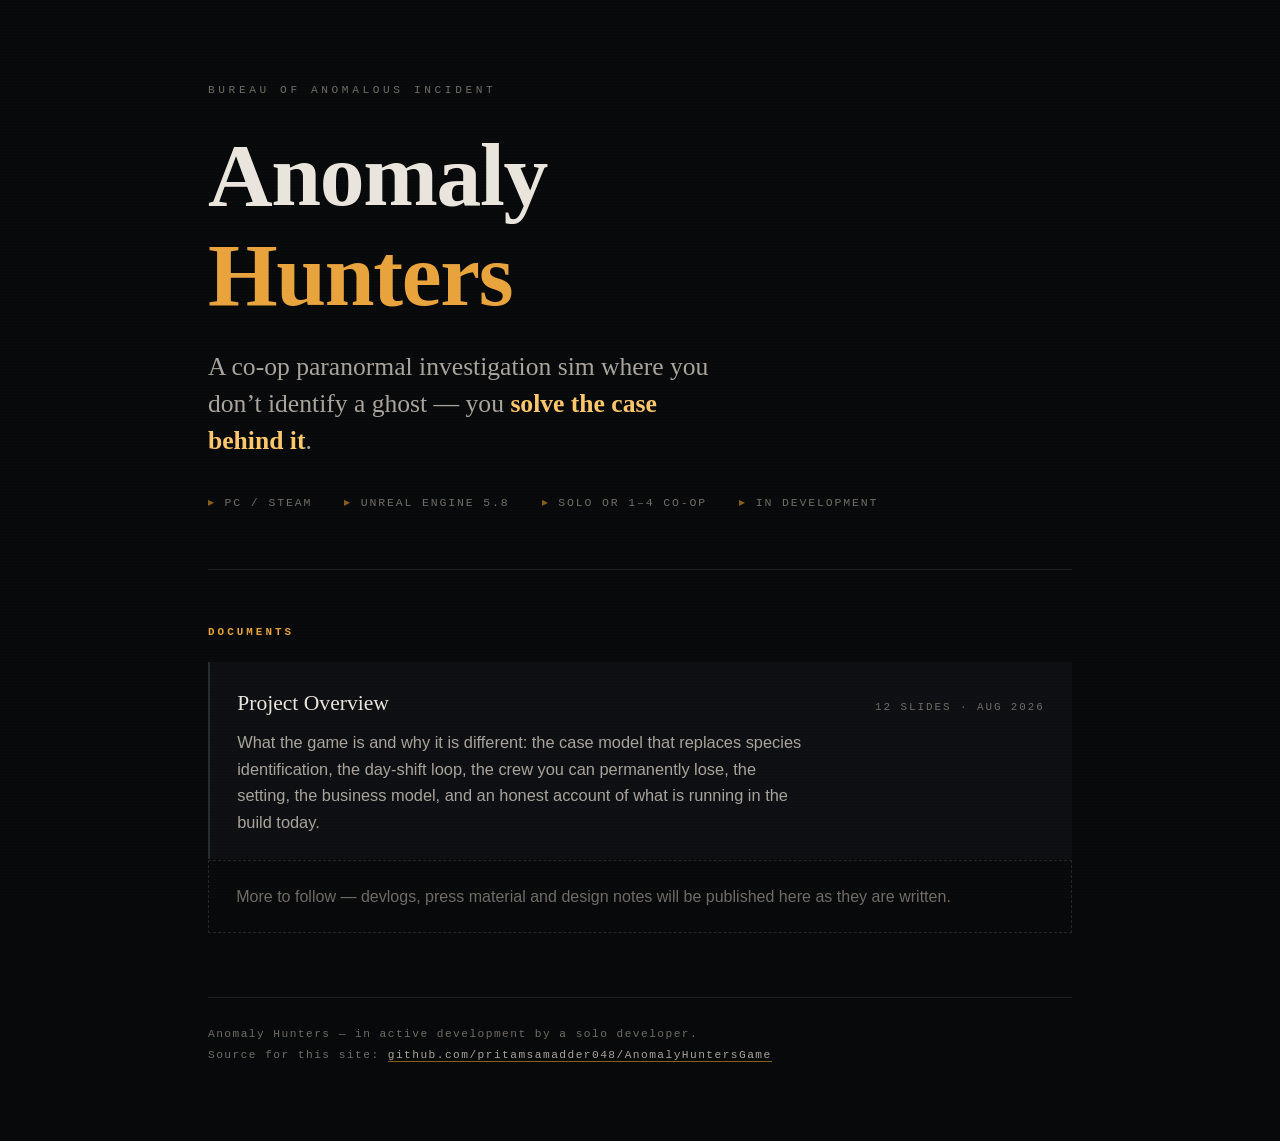
<file: index.html>
<!DOCTYPE html>
<html lang="en">
<head>
<meta charset="utf-8">
<meta name="viewport" content="width=device-width, initial-scale=1">
<title>Anomaly Hunters</title>
<meta name="description" content="Anomaly Hunters — a co-op paranormal investigation sim where you don't identify a ghost, you solve the case behind it. In development for PC.">
<meta property="og:title" content="Anomaly Hunters">
<meta property="og:description" content="A co-op paranormal investigation sim where you don't identify a ghost — you solve the case behind it.">
<meta property="og:type" content="website">
<link rel="stylesheet" href="assets/site.css">
</head>
<body>

<main class="wrap">

  <p class="kicker">Bureau of Anomalous Incident</p>

  <h1 class="title">Anomaly<span>Hunters</span></h1>

  <p class="lede">
    A co-op paranormal investigation sim where you don&rsquo;t identify a ghost &mdash;
    you <b>solve the case behind it</b>.
  </p>

  <div class="meta">
    <span>PC / Steam</span>
    <span>Unreal Engine 5.8</span>
    <span>Solo or 1&ndash;4 co-op</span>
    <span>In development</span>
  </div>

  <h2 class="section-label">Documents</h2>

  <ul class="docs">
    <li>
      <a class="doc" href="pitch/">
        <span class="doc__row">
          <span class="doc__title">Project Overview</span>
          <span class="doc__meta">12 slides &middot; Aug 2026</span>
        </span>
        <p class="doc__body">
          What the game is and why it is different: the case model that replaces species
          identification, the day-shift loop, the crew you can permanently lose, the setting, the
          business model, and an honest account of what is running in the build today.
        </p>
      </a>
    </li>
  </ul>

  <p class="pending">
    More to follow &mdash; devlogs, press material and design notes will be published here as they are
    written.
  </p>

  <p class="foot">
    Anomaly Hunters &mdash; in active development by a solo developer.<br>
    Source for this site: <a href="https://github.com/pritamsamadder048/AnomalyHuntersGame">github.com/pritamsamadder048/AnomalyHuntersGame</a>
  </p>

</main>

</body>
</html>
</file>
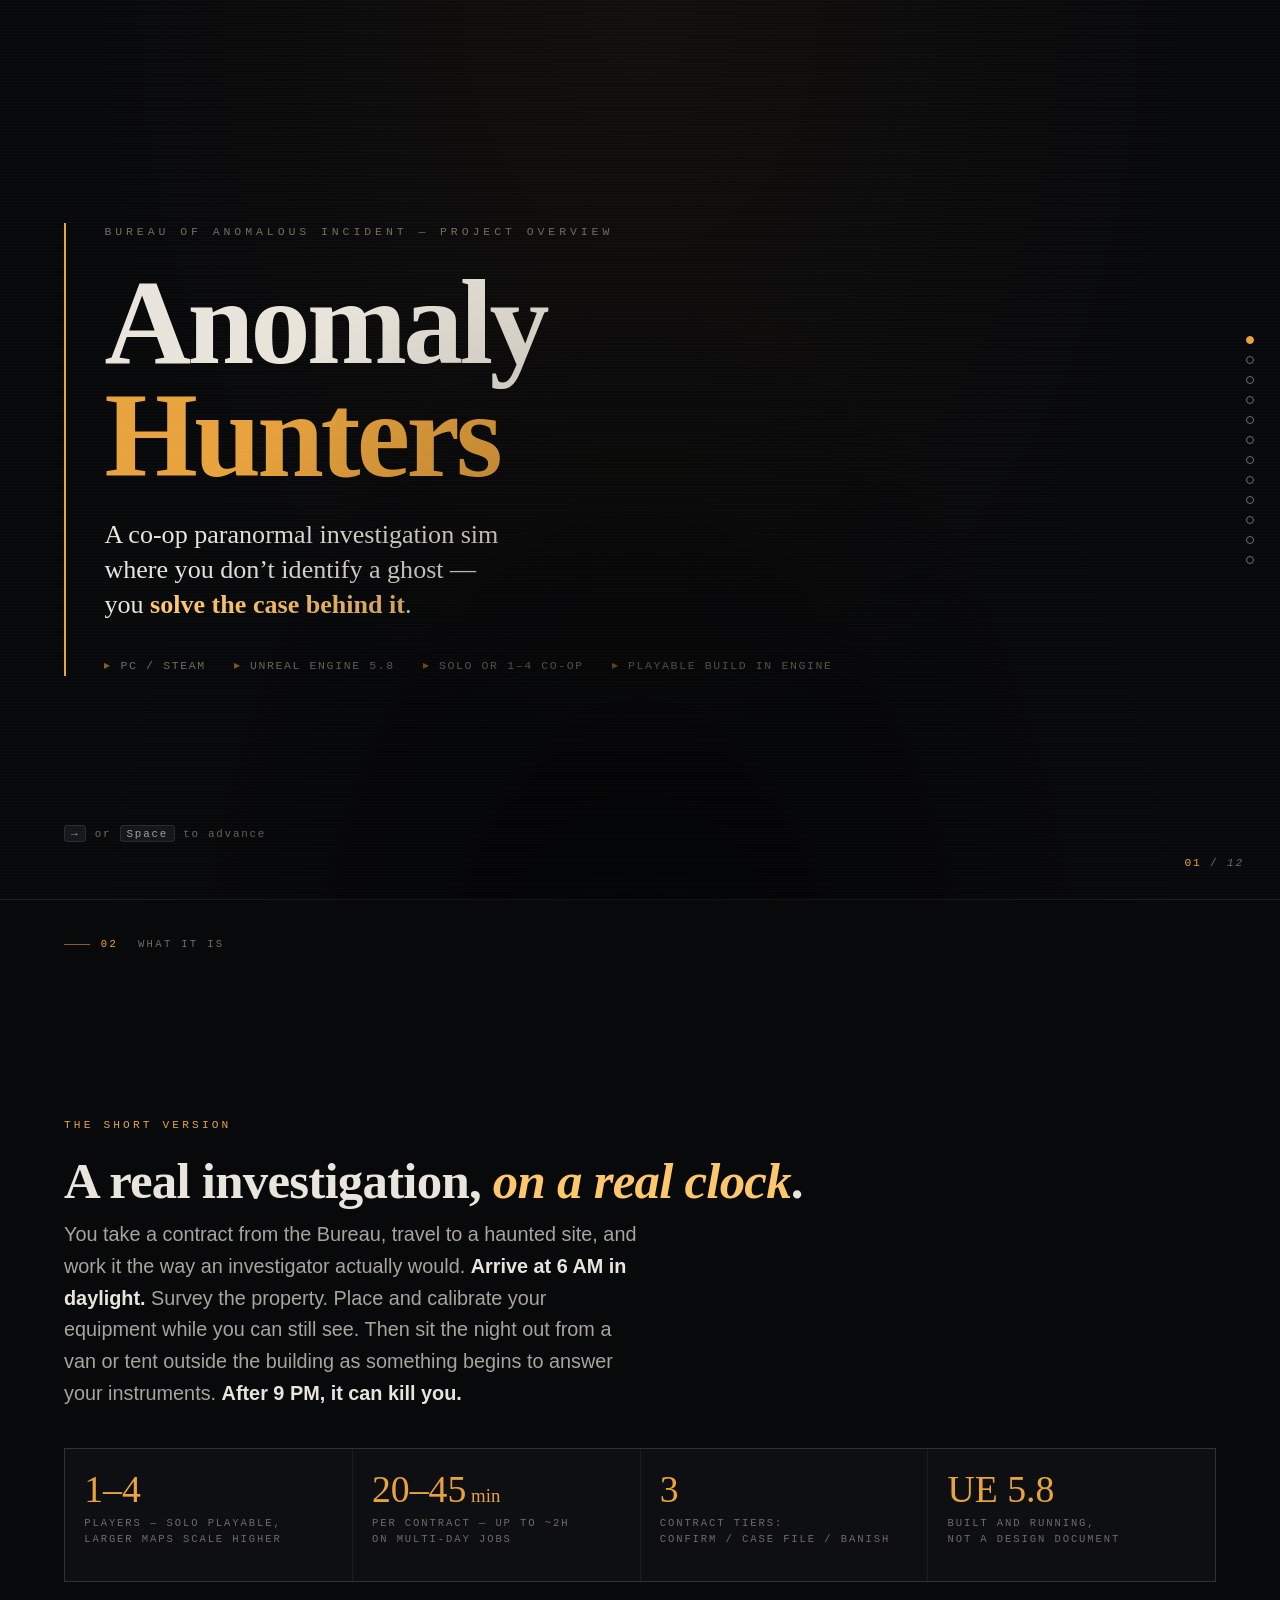
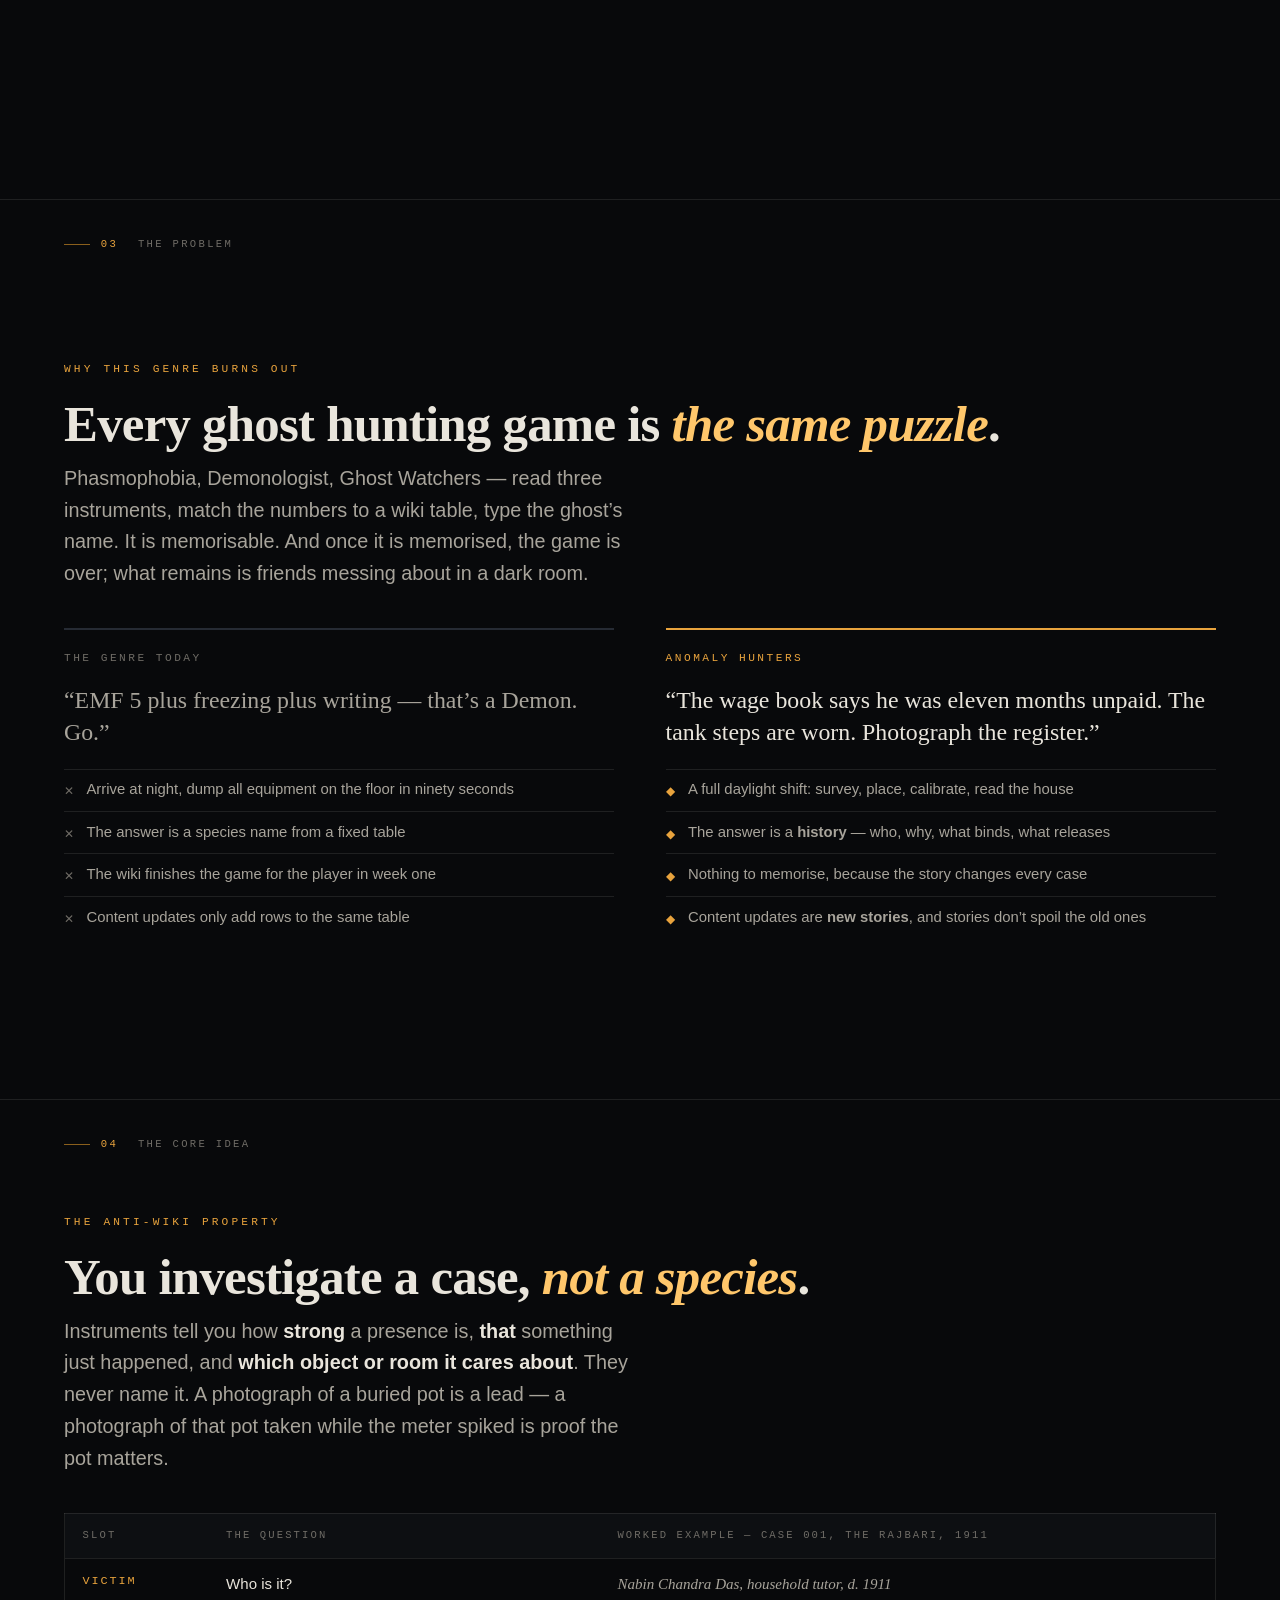
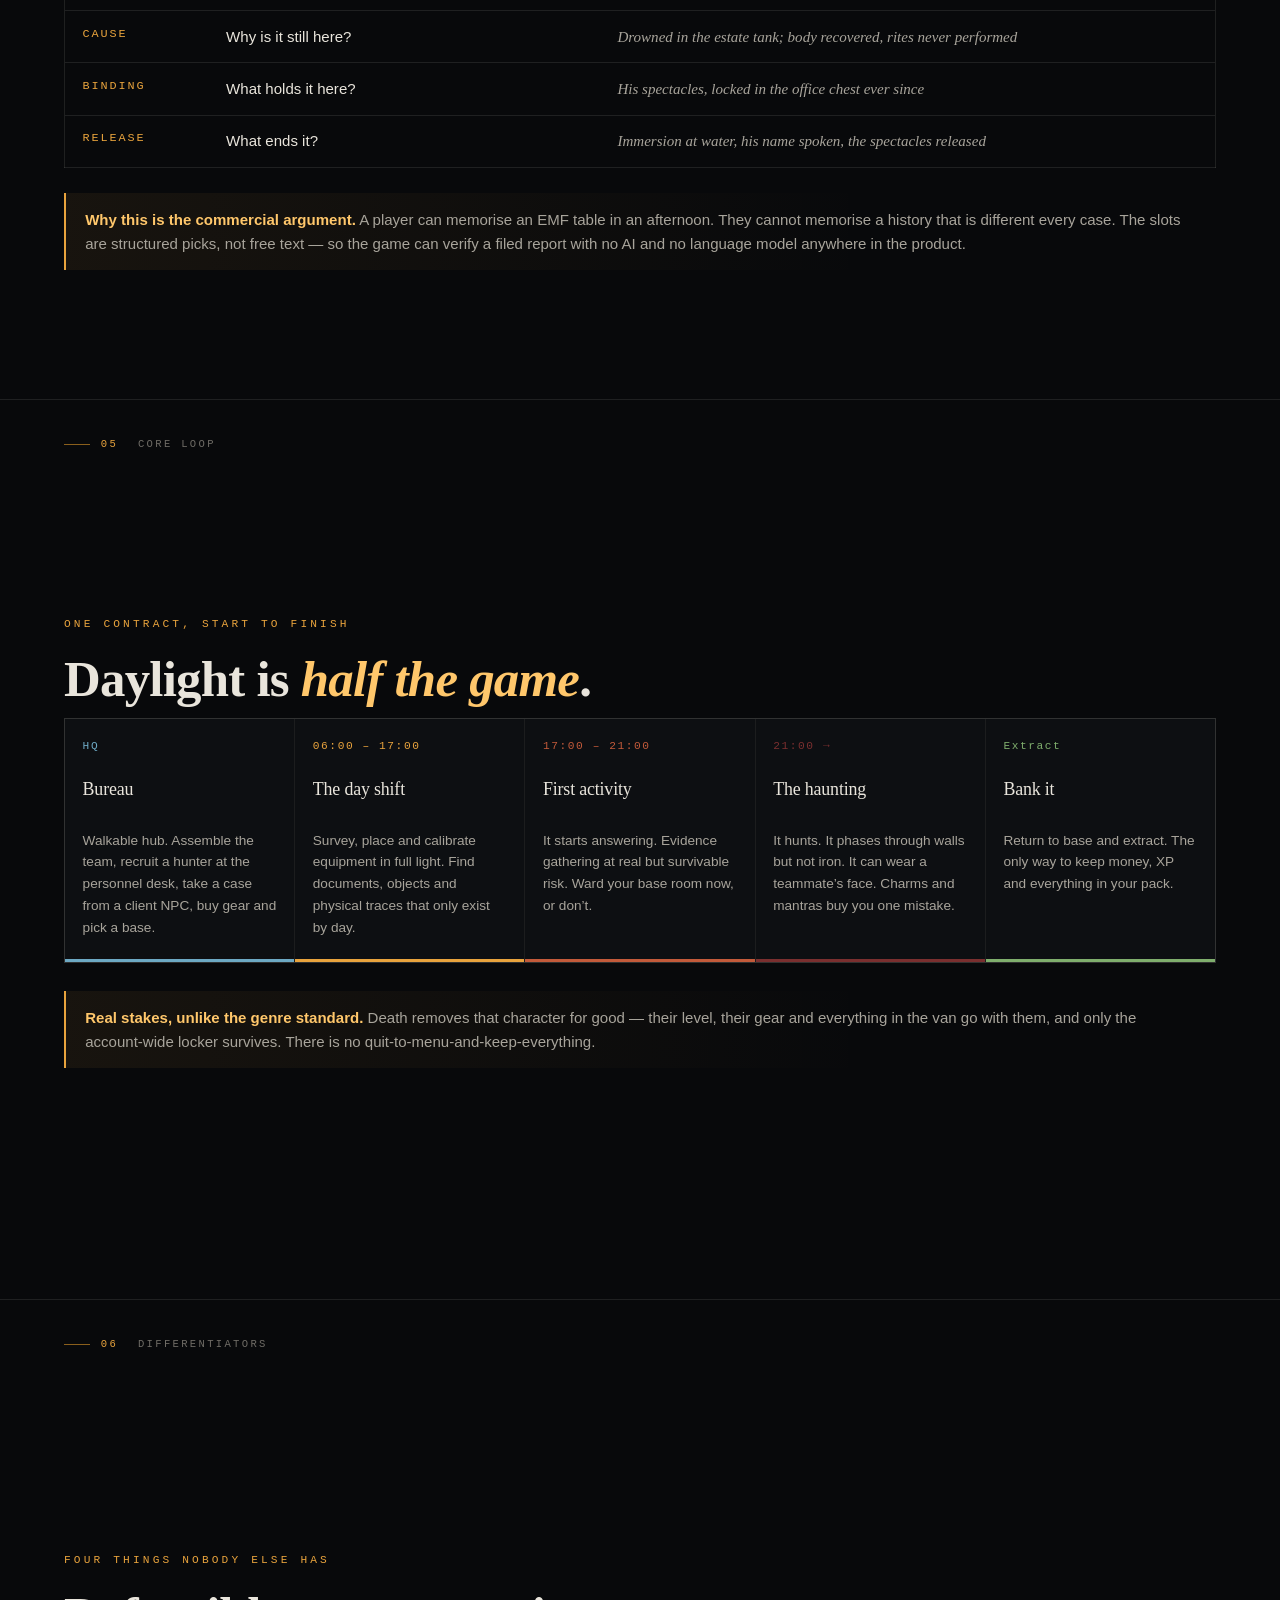
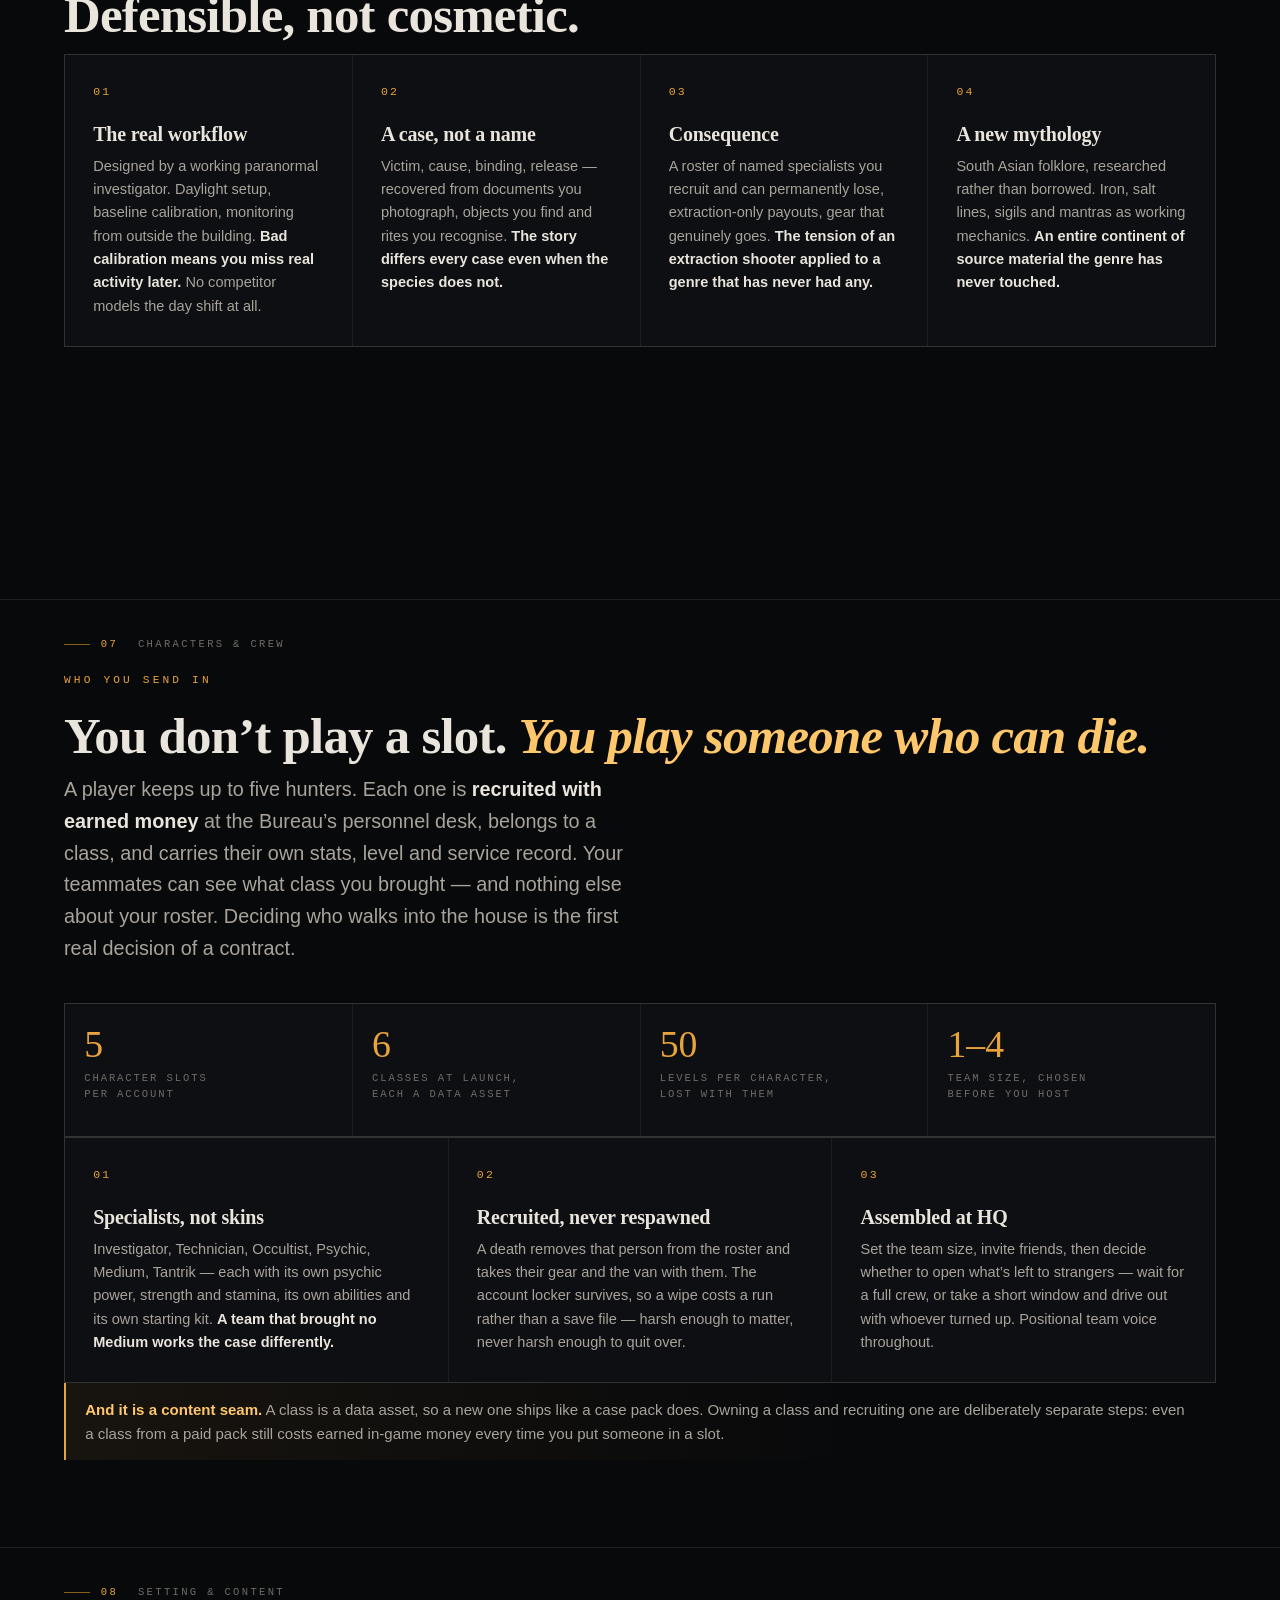
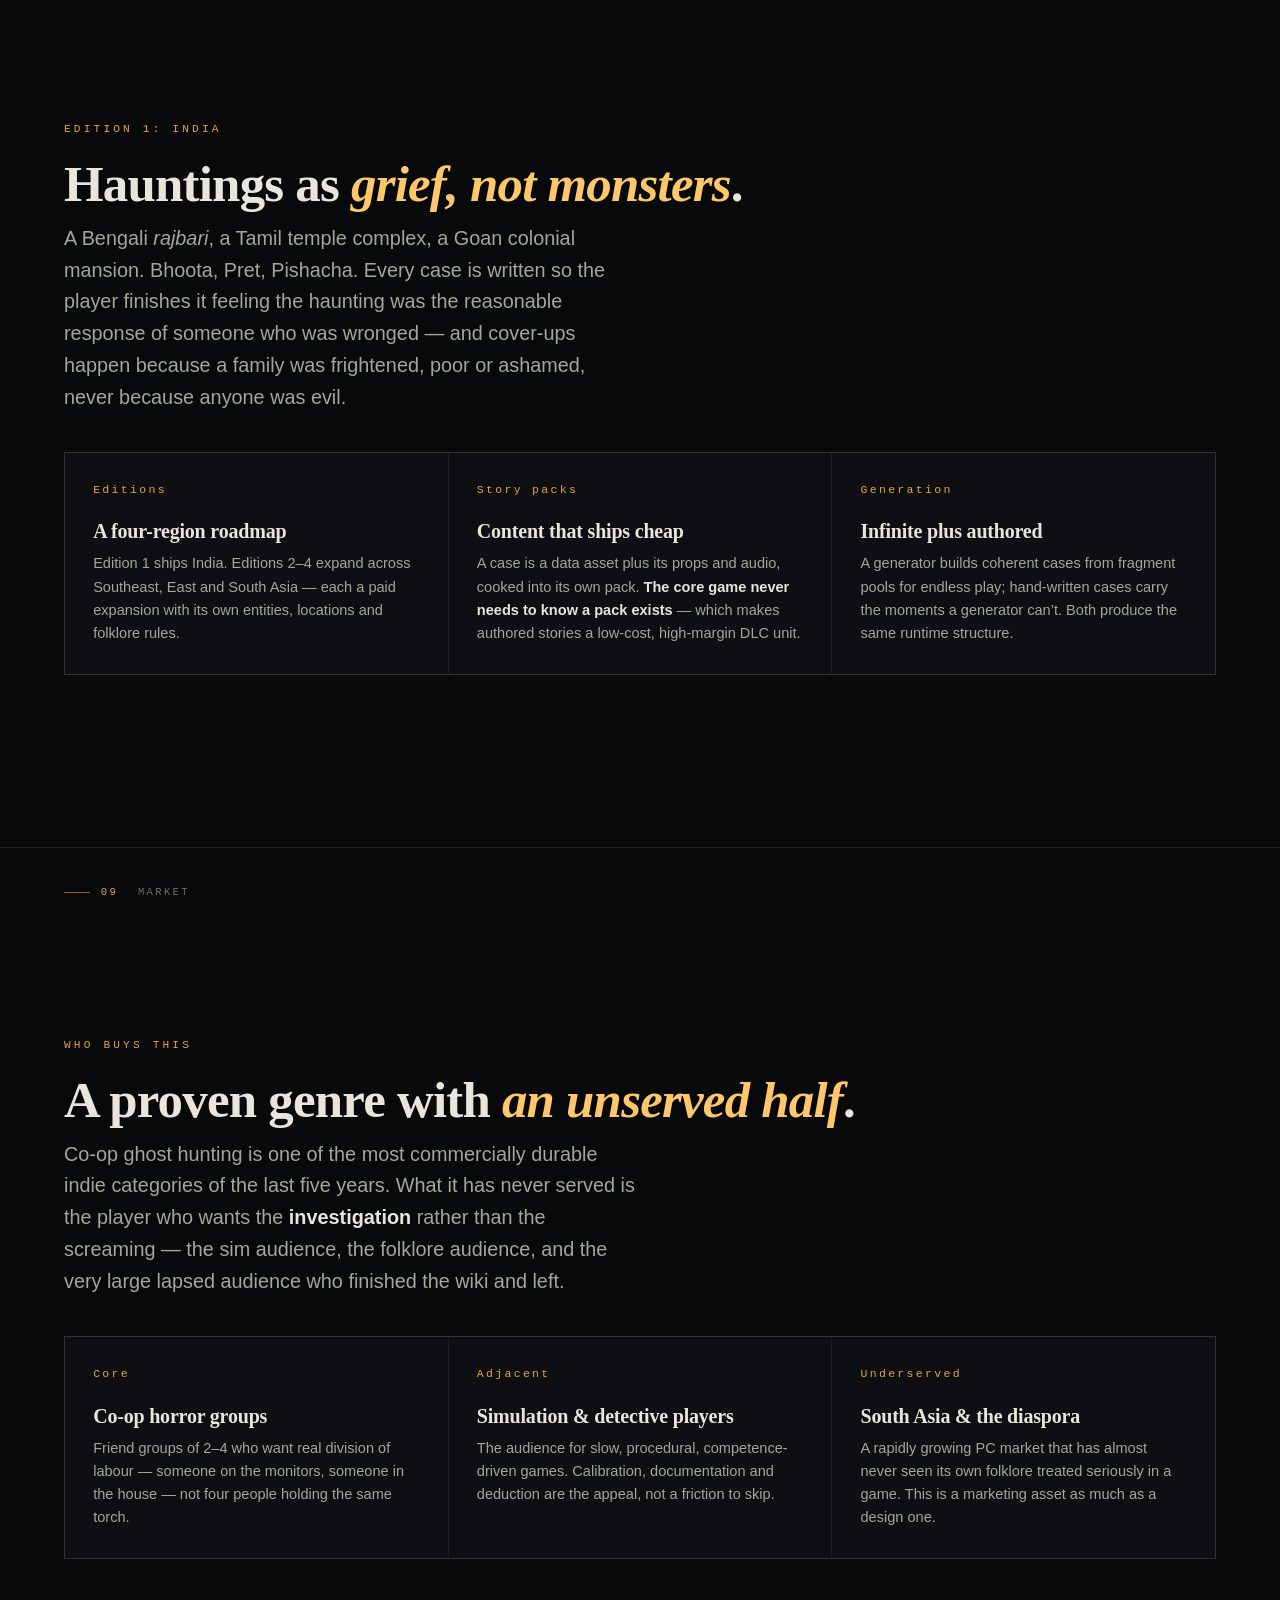
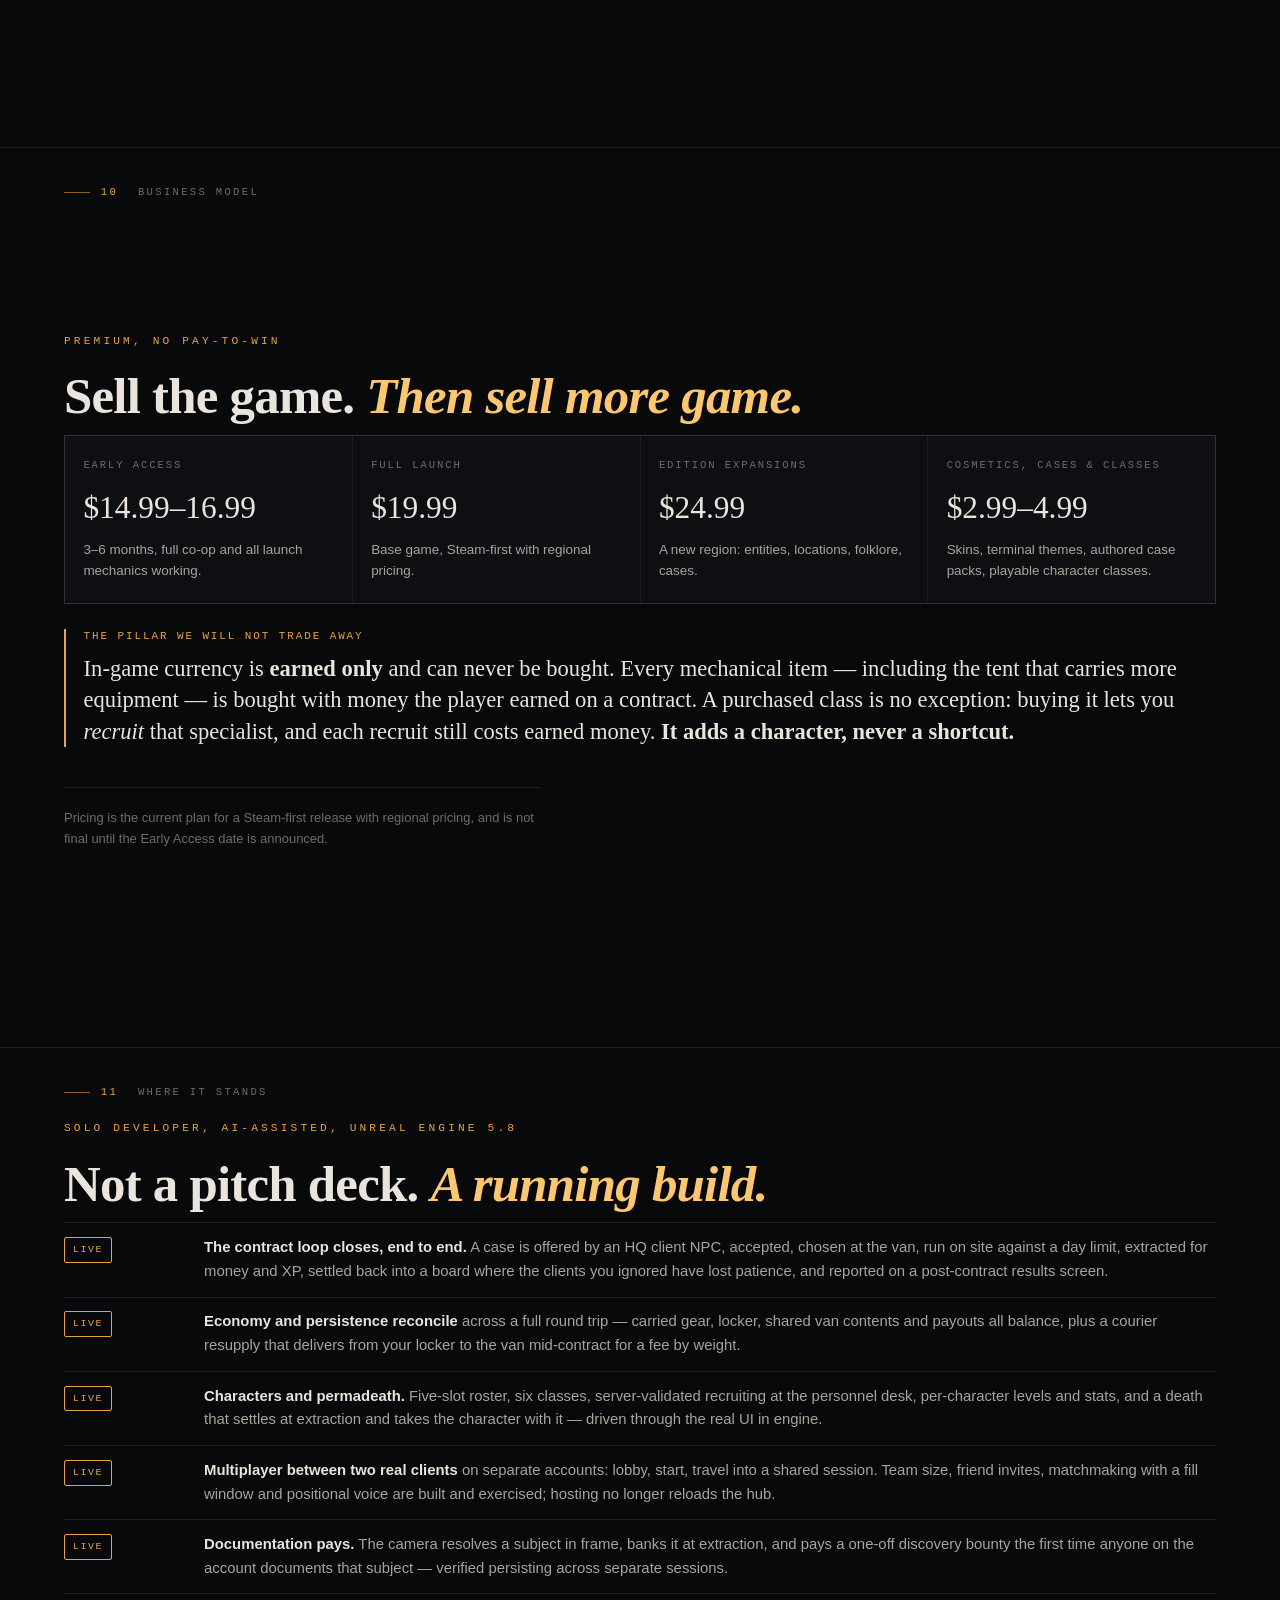
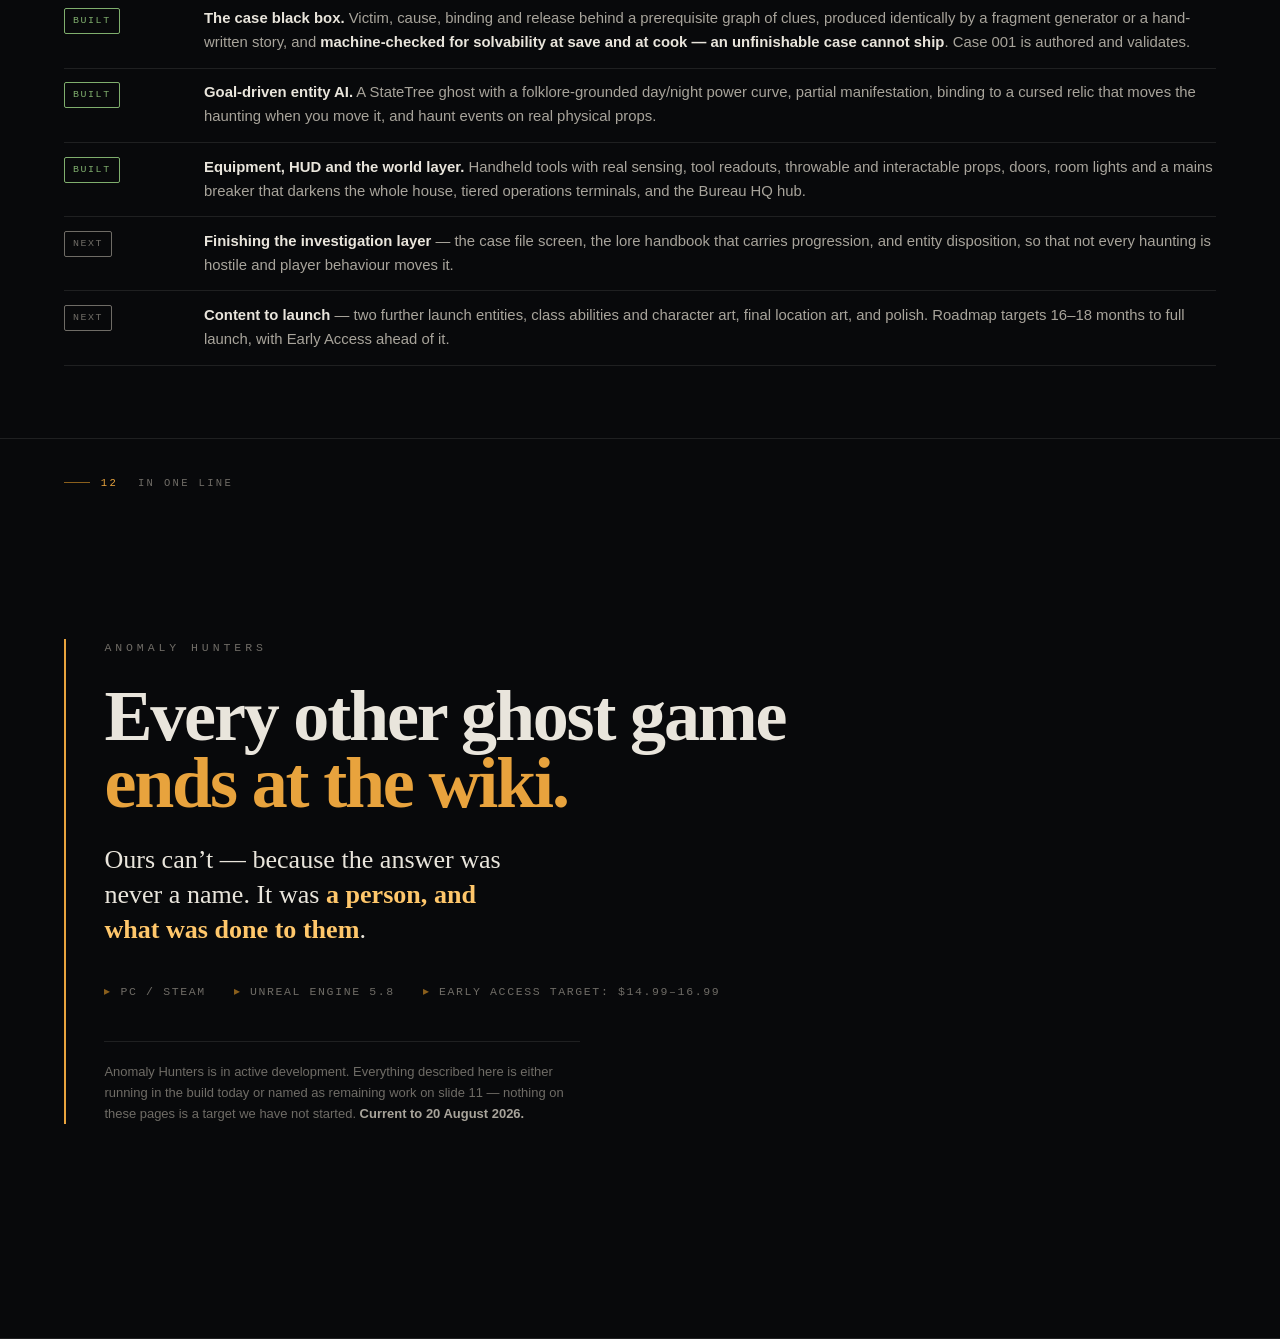
<file: pitch/index.html>
<!DOCTYPE html>
<html lang="en">
<head>
<meta charset="utf-8">
<meta name="viewport" content="width=device-width, initial-scale=1">
<title>Anomaly Hunters — Project Overview</title>
<meta name="description" content="Anomaly Hunters — a co-op paranormal investigation sim where you don't identify a ghost, you solve the case behind it.">
<link rel="stylesheet" href="../assets/styles.css">
</head>
<body>

<div class="progress" role="presentation"></div>

<nav class="rail" aria-label="Slide navigation">
  <a href="#cover"     aria-label="Cover"></a>
  <a href="#what"      aria-label="What it is"></a>
  <a href="#problem"   aria-label="The problem"></a>
  <a href="#case"      aria-label="The case"></a>
  <a href="#loop"      aria-label="The loop"></a>
  <a href="#edge"      aria-label="Differentiators"></a>
  <a href="#crew"      aria-label="Your crew"></a>
  <a href="#setting"   aria-label="Setting"></a>
  <a href="#market"    aria-label="Market"></a>
  <a href="#money"     aria-label="Business model"></a>
  <a href="#status"    aria-label="Build status"></a>
  <a href="#close"     aria-label="Close"></a>
</nav>

<div class="counter"><b>01</b> / <i>12</i></div>


<!-- ====================================================== 01 — COVER -->
<section class="slide" id="cover">
  <div class="slide__inner">
    <div class="cover__frame">
      <p class="cover__kicker">Bureau of Anomalous Incident &mdash; Project Overview</p>
      <h1 class="cover__title">Anomaly<span>Hunters</span></h1>
      <p class="cover__line">
        A co-op paranormal investigation sim where you don&rsquo;t identify a ghost &mdash;
        you <b>solve the case behind it</b>.
      </p>
      <div class="cover__meta">
        <span>PC / Steam</span>
        <span>Unreal Engine 5.8</span>
        <span>Solo or 1&ndash;4 Co-op</span>
        <span>Playable build in engine</span>
      </div>
    </div>
  </div>
  <p class="cover__hint"><kbd>&rarr;</kbd> or <kbd>Space</kbd> to advance</p>
</section>


<!-- ================================================== 02 — WHAT IT IS -->
<section class="slide" id="what">
  <p class="slide__tag"><b>02</b> &nbsp;What it is</p>
  <div class="slide__inner">
    <p class="eyebrow">The short version</p>
    <h2 class="slide__title">A real investigation, <em>on a real clock</em>.</h2>
    <p class="slide__lede">
      You take a contract from the Bureau, travel to a haunted site, and work it the way an
      investigator actually would. <b>Arrive at 6&nbsp;AM in daylight.</b> Survey the property. Place
      and calibrate your equipment while you can still see. Then sit the night out from a van or tent
      outside the building as something begins to answer your instruments.
      <b>After 9&nbsp;PM, it can kill you.</b>
    </p>

    <div class="stats">
      <div class="stat">
        <p class="stat__value">1&ndash;4</p>
        <p class="stat__label">Players &mdash; solo playable,<br>larger maps scale higher</p>
      </div>
      <div class="stat">
        <p class="stat__value">20&ndash;45<span style="font-size:0.5em"> min</span></p>
        <p class="stat__label">Per contract &mdash; up to ~2h<br>on multi-day jobs</p>
      </div>
      <div class="stat">
        <p class="stat__value">3</p>
        <p class="stat__label">Contract tiers:<br>confirm / case&nbsp;file / banish</p>
      </div>
      <div class="stat">
        <p class="stat__value">UE&nbsp;5.8</p>
        <p class="stat__label">Built and running,<br>not a design document</p>
      </div>
    </div>
  </div>
</section>


<!-- ================================================= 03 — THE PROBLEM -->
<section class="slide" id="problem">
  <p class="slide__tag"><b>03</b> &nbsp;The problem</p>
  <div class="slide__inner">
    <p class="eyebrow">Why this genre burns out</p>
    <h2 class="slide__title">Every ghost hunting game is <em>the same puzzle</em>.</h2>
    <p class="slide__lede">
      Phasmophobia, Demonologist, Ghost Watchers &mdash; read three instruments, match the numbers to a
      wiki table, type the ghost&rsquo;s name. It is memorisable. And once it is memorised, the game
      is over; what remains is friends messing about in a dark room.
    </p>

    <div class="versus">
      <div class="versus__col">
        <p class="versus__label">The genre today</p>
        <p class="versus__quote">&ldquo;EMF 5 plus freezing plus writing &mdash; that&rsquo;s a Demon. Go.&rdquo;</p>
        <ul>
          <li>Arrive at night, dump all equipment on the floor in ninety seconds</li>
          <li>The answer is a species name from a fixed table</li>
          <li>The wiki finishes the game for the player in week one</li>
          <li>Content updates only add rows to the same table</li>
        </ul>
      </div>
      <div class="versus__col versus__col--ours">
        <p class="versus__label">Anomaly Hunters</p>
        <p class="versus__quote">&ldquo;The wage book says he was eleven months unpaid. The tank steps are worn. Photograph the register.&rdquo;</p>
        <ul>
          <li>A full daylight shift: survey, place, calibrate, read the house</li>
          <li>The answer is a <b>history</b> &mdash; who, why, what binds, what releases</li>
          <li>Nothing to memorise, because the story changes every case</li>
          <li>Content updates are <b>new stories</b>, and stories don&rsquo;t spoil the old ones</li>
        </ul>
      </div>
    </div>
  </div>
</section>


<!-- =============================================== 04 — THE CASE MODEL -->
<section class="slide" id="case">
  <p class="slide__tag"><b>04</b> &nbsp;The core idea</p>
  <div class="slide__inner">
    <p class="eyebrow">The anti-wiki property</p>
    <h2 class="slide__title">You investigate a case, <em>not a species</em>.</h2>
    <p class="slide__lede">
      Instruments tell you how <b>strong</b> a presence is, <b>that</b> something just happened, and
      <b>which object or room it cares about</b>. They never name it. A photograph of a buried pot is a
      lead &mdash; a photograph of that pot taken while the meter spiked is proof the pot matters.
    </p>

    <table class="casefile">
      <thead>
        <tr><th>Slot</th><th>The question</th><th>Worked example &mdash; Case 001, the Rajbari, 1911</th></tr>
      </thead>
      <tbody>
        <tr><th>Victim</th>  <td>Who is it?</td>               <td>Nabin Chandra Das, household tutor, d.&nbsp;1911</td></tr>
        <tr><th>Cause</th>   <td>Why is it still here?</td>    <td>Drowned in the estate tank; body recovered, rites never performed</td></tr>
        <tr><th>Binding</th> <td>What holds it here?</td>      <td>His spectacles, locked in the office chest ever since</td></tr>
        <tr><th>Release</th> <td>What ends it?</td>            <td>Immersion at water, his name spoken, the spectacles released</td></tr>
      </tbody>
    </table>

    <p class="note-strip">
      <b>Why this is the commercial argument.</b> A player can memorise an EMF table in an afternoon.
      They cannot memorise a history that is different every case. The slots are structured picks, not
      free text &mdash; so the game can verify a filed report with no AI and no language model anywhere
      in the product.
    </p>
  </div>
</section>


<!-- ==================================================== 05 — THE LOOP -->
<section class="slide" id="loop">
  <p class="slide__tag"><b>05</b> &nbsp;Core loop</p>
  <div class="slide__inner">
    <p class="eyebrow">One contract, start to finish</p>
    <h2 class="slide__title">Daylight is <em>half the game</em>.</h2>

    <div class="timeline">
      <div class="phase phase--hub">
        <p class="phase__clock">HQ</p>
        <p class="phase__name">Bureau</p>
        <p class="phase__desc">Walkable hub. Assemble the team, recruit a hunter at the personnel desk, take a case from a client NPC, buy gear and pick a base.</p>
      </div>
      <div class="phase phase--day">
        <p class="phase__clock">06:00 &ndash; 17:00</p>
        <p class="phase__name">The day shift</p>
        <p class="phase__desc">Survey, place and calibrate equipment in full light. Find documents, objects and physical traces that only exist by day.</p>
      </div>
      <div class="phase phase--dusk">
        <p class="phase__clock">17:00 &ndash; 21:00</p>
        <p class="phase__name">First activity</p>
        <p class="phase__desc">It starts answering. Evidence gathering at real but survivable risk. Ward your base room now, or don&rsquo;t.</p>
      </div>
      <div class="phase phase--night">
        <p class="phase__clock">21:00 &rarr;</p>
        <p class="phase__name">The haunting</p>
        <p class="phase__desc">It hunts. It phases through walls but not iron. It can wear a teammate&rsquo;s face. Charms and mantras buy you one mistake.</p>
      </div>
      <div class="phase phase--out">
        <p class="phase__clock">Extract</p>
        <p class="phase__name">Bank it</p>
        <p class="phase__desc">Return to base and extract. The only way to keep money, XP and everything in your pack.</p>
      </div>
    </div>

    <p class="note-strip">
      <b>Real stakes, unlike the genre standard.</b> Death removes that character for good &mdash; their
      level, their gear and everything in the van go with them, and only the account-wide locker survives.
      There is no quit-to-menu-and-keep-everything.
    </p>
  </div>
</section>


<!-- ============================================= 06 — DIFFERENTIATORS -->
<section class="slide" id="edge">
  <p class="slide__tag"><b>06</b> &nbsp;Differentiators</p>
  <div class="slide__inner">
    <p class="eyebrow">Four things nobody else has</p>
    <h2 class="slide__title">Defensible, not cosmetic.</h2>

    <div class="grid grid--4">
      <article class="card">
        <p class="card__num">01</p>
        <h3 class="card__title">The real workflow</h3>
        <p class="card__body">Designed by a working paranormal investigator. Daylight setup, baseline calibration, monitoring from outside the building. <b>Bad calibration means you miss real activity later.</b> No competitor models the day shift at all.</p>
      </article>
      <article class="card">
        <p class="card__num">02</p>
        <h3 class="card__title">A case, not a name</h3>
        <p class="card__body">Victim, cause, binding, release &mdash; recovered from documents you photograph, objects you find and rites you recognise. <b>The story differs every case even when the species does not.</b></p>
      </article>
      <article class="card">
        <p class="card__num">03</p>
        <h3 class="card__title">Consequence</h3>
        <p class="card__body">A roster of named specialists you recruit and can permanently lose, extraction-only payouts, gear that genuinely goes. <b>The tension of an extraction shooter applied to a genre that has never had any.</b></p>
      </article>
      <article class="card">
        <p class="card__num">04</p>
        <h3 class="card__title">A new mythology</h3>
        <p class="card__body">South Asian folklore, researched rather than borrowed. Iron, salt lines, sigils and mantras as working mechanics. <b>An entire continent of source material the genre has never touched.</b></p>
      </article>
    </div>
  </div>
</section>


<!-- ===================================================== 07 — THE CREW -->
<section class="slide" id="crew">
  <p class="slide__tag"><b>07</b> &nbsp;Characters &amp; crew</p>
  <div class="slide__inner">
    <p class="eyebrow">Who you send in</p>
    <h2 class="slide__title">You don&rsquo;t play a slot. <em>You play someone who can die.</em></h2>
    <p class="slide__lede">
      A player keeps up to five hunters. Each one is <b>recruited with earned money</b> at the Bureau&rsquo;s
      personnel desk, belongs to a class, and carries their own stats, level and service record. Your
      teammates can see what class you brought &mdash; and nothing else about your roster. Deciding who
      walks into the house is the first real decision of a contract.
    </p>

    <div class="stats">
      <div class="stat">
        <p class="stat__value">5</p>
        <p class="stat__label">Character slots<br>per account</p>
      </div>
      <div class="stat">
        <p class="stat__value">6</p>
        <p class="stat__label">Classes at launch,<br>each a data asset</p>
      </div>
      <div class="stat">
        <p class="stat__value">50</p>
        <p class="stat__label">Levels per character,<br>lost with them</p>
      </div>
      <div class="stat">
        <p class="stat__value">1&ndash;4</p>
        <p class="stat__label">Team size, chosen<br>before you host</p>
      </div>
    </div>

    <div class="grid grid--3">
      <article class="card">
        <p class="card__num">01</p>
        <h3 class="card__title">Specialists, not skins</h3>
        <p class="card__body">Investigator, Technician, Occultist, Psychic, Medium, Tantrik &mdash; each with its own psychic power, strength and stamina, its own abilities and its own starting kit. <b>A team that brought no Medium works the case differently.</b></p>
      </article>
      <article class="card">
        <p class="card__num">02</p>
        <h3 class="card__title">Recruited, never respawned</h3>
        <p class="card__body">A death removes that person from the roster and takes their gear and the van with them. The account locker survives, so a wipe costs a run rather than a save file &mdash; harsh enough to matter, never harsh enough to quit over.</p>
      </article>
      <article class="card">
        <p class="card__num">03</p>
        <h3 class="card__title">Assembled at HQ</h3>
        <p class="card__body">Set the team size, invite friends, then decide whether to open what&rsquo;s left to strangers &mdash; wait for a full crew, or take a short window and drive out with whoever turned up. Positional team voice throughout.</p>
      </article>
    </div>

    <p class="note-strip">
      <b>And it is a content seam.</b> A class is a data asset, so a new one ships like a case pack does.
      Owning a class and recruiting one are deliberately separate steps: even a class from a paid pack
      still costs earned in-game money every time you put someone in a slot.
    </p>
  </div>
</section>


<!-- ================================================== 08 — THE SETTING -->
<section class="slide" id="setting">
  <p class="slide__tag"><b>08</b> &nbsp;Setting &amp; content</p>
  <div class="slide__inner">
    <p class="eyebrow">Edition 1: India</p>
    <h2 class="slide__title">Hauntings as <em>grief, not monsters</em>.</h2>
    <p class="slide__lede">
      A Bengali <i>rajbari</i>, a Tamil temple complex, a Goan colonial mansion. Bhoota, Pret,
      Pishacha. Every case is written so the player finishes it feeling the haunting was the reasonable
      response of someone who was wronged &mdash; and cover-ups happen because a family was frightened,
      poor or ashamed, never because anyone was evil.
    </p>

    <div class="grid grid--3">
      <article class="card">
        <p class="card__num">Editions</p>
        <h3 class="card__title">A four-region roadmap</h3>
        <p class="card__body">Edition 1 ships India. Editions 2&ndash;4 expand across Southeast, East and South Asia &mdash; each a paid expansion with its own entities, locations and folklore rules.</p>
      </article>
      <article class="card">
        <p class="card__num">Story packs</p>
        <h3 class="card__title">Content that ships cheap</h3>
        <p class="card__body">A case is a data asset plus its props and audio, cooked into its own pack. <b>The core game never needs to know a pack exists</b> &mdash; which makes authored stories a low-cost, high-margin DLC unit.</p>
      </article>
      <article class="card">
        <p class="card__num">Generation</p>
        <h3 class="card__title">Infinite plus authored</h3>
        <p class="card__body">A generator builds coherent cases from fragment pools for endless play; hand-written cases carry the moments a generator can&rsquo;t. Both produce the same runtime structure.</p>
      </article>
    </div>
  </div>
</section>


<!-- ==================================================== 09 — MARKET -->
<section class="slide" id="market">
  <p class="slide__tag"><b>09</b> &nbsp;Market</p>
  <div class="slide__inner">
    <p class="eyebrow">Who buys this</p>
    <h2 class="slide__title">A proven genre with <em>an unserved half</em>.</h2>
    <p class="slide__lede">
      Co-op ghost hunting is one of the most commercially durable indie categories of the last five
      years. What it has never served is the player who wants the <b>investigation</b> rather than the
      screaming &mdash; the sim audience, the folklore audience, and the very large lapsed audience who
      finished the wiki and left.
    </p>

    <div class="grid grid--3">
      <article class="card">
        <p class="card__num">Core</p>
        <h3 class="card__title">Co-op horror groups</h3>
        <p class="card__body">Friend groups of 2&ndash;4 who want real division of labour &mdash; someone on the monitors, someone in the house &mdash; not four people holding the same torch.</p>
      </article>
      <article class="card">
        <p class="card__num">Adjacent</p>
        <h3 class="card__title">Simulation &amp; detective players</h3>
        <p class="card__body">The audience for slow, procedural, competence-driven games. Calibration, documentation and deduction are the appeal, not a friction to skip.</p>
      </article>
      <article class="card">
        <p class="card__num">Underserved</p>
        <h3 class="card__title">South Asia &amp; the diaspora</h3>
        <p class="card__body">A rapidly growing PC market that has almost never seen its own folklore treated seriously in a game. This is a marketing asset as much as a design one.</p>
      </article>
    </div>
  </div>
</section>


<!-- ============================================ 10 — BUSINESS MODEL -->
<section class="slide" id="money">
  <p class="slide__tag"><b>10</b> &nbsp;Business model</p>
  <div class="slide__inner">
    <p class="eyebrow">Premium, no pay-to-win</p>
    <h2 class="slide__title">Sell the game. <em>Then sell more game.</em></h2>

    <div class="price-rail">
      <div class="price">
        <p class="price__tier">Early Access</p>
        <p class="price__amount">$14.99&ndash;16.99</p>
        <p class="price__note">3&ndash;6 months, full co-op and all launch mechanics working.</p>
      </div>
      <div class="price">
        <p class="price__tier">Full launch</p>
        <p class="price__amount">$19.99</p>
        <p class="price__note">Base game, Steam-first with regional pricing.</p>
      </div>
      <div class="price">
        <p class="price__tier">Edition expansions</p>
        <p class="price__amount">$24.99</p>
        <p class="price__note">A new region: entities, locations, folklore, cases.</p>
      </div>
      <div class="price">
        <p class="price__tier">Cosmetics, cases &amp; classes</p>
        <p class="price__amount">$2.99&ndash;4.99</p>
        <p class="price__note">Skins, terminal themes, authored case packs, playable character classes.</p>
      </div>
    </div>

    <p class="pillar">
      <small>The pillar we will not trade away</small>
      In-game currency is <b>earned only</b> and can never be bought. Every mechanical item &mdash;
      including the tent that carries more equipment &mdash; is bought with money the player earned on a
      contract. A purchased class is no exception: buying it lets you <i>recruit</i> that specialist, and
      each recruit still costs earned money. <b>It adds a character, never a shortcut.</b>
    </p>

    <p class="footnote">
      Pricing is the current plan for a Steam-first release with regional pricing, and is not final
      until the Early Access date is announced.
    </p>
  </div>
</section>


<!-- ==================================================== 11 — STATUS -->
<section class="slide" id="status">
  <p class="slide__tag"><b>11</b> &nbsp;Where it stands</p>
  <div class="slide__inner">
    <p class="eyebrow">Solo developer, AI-assisted, Unreal Engine 5.8</p>
    <h2 class="slide__title">Not a pitch deck. <em>A running build.</em></h2>

    <ul class="status-list">
      <li>
        <span class="chip chip--live">Live</span>
        <p><b>The contract loop closes, end to end.</b> A case is offered by an HQ client NPC, accepted, chosen at the van, run on site against a day limit, extracted for money and XP, settled back into a board where the clients you ignored have lost patience, and reported on a post-contract results screen.</p>
      </li>
      <li>
        <span class="chip chip--live">Live</span>
        <p><b>Economy and persistence reconcile</b> across a full round trip &mdash; carried gear, locker, shared van contents and payouts all balance, plus a courier resupply that delivers from your locker to the van mid-contract for a fee by weight.</p>
      </li>
      <li>
        <span class="chip chip--live">Live</span>
        <p><b>Characters and permadeath.</b> Five-slot roster, six classes, server-validated recruiting at the personnel desk, per-character levels and stats, and a death that settles at extraction and takes the character with it &mdash; driven through the real UI in engine.</p>
      </li>
      <li>
        <span class="chip chip--live">Live</span>
        <p><b>Multiplayer between two real clients</b> on separate accounts: lobby, start, travel into a shared session. Team size, friend invites, matchmaking with a fill window and positional voice are built and exercised; hosting no longer reloads the hub.</p>
      </li>
      <li>
        <span class="chip chip--live">Live</span>
        <p><b>Documentation pays.</b> The camera resolves a subject in frame, banks it at extraction, and pays a one-off discovery bounty the first time anyone on the account documents that subject &mdash; verified persisting across separate sessions.</p>
      </li>
      <li>
        <span class="chip chip--built">Built</span>
        <p><b>The case black box.</b> Victim, cause, binding and release behind a prerequisite graph of clues, produced identically by a fragment generator or a hand-written story, and <b>machine-checked for solvability at save and at cook &mdash; an unfinishable case cannot ship</b>. Case 001 is authored and validates.</p>
      </li>
      <li>
        <span class="chip chip--built">Built</span>
        <p><b>Goal-driven entity AI.</b> A StateTree ghost with a folklore-grounded day/night power curve, partial manifestation, binding to a cursed relic that moves the haunting when you move it, and haunt events on real physical props.</p>
      </li>
      <li>
        <span class="chip chip--built">Built</span>
        <p><b>Equipment, HUD and the world layer.</b> Handheld tools with real sensing, tool readouts, throwable and interactable props, doors, room lights and a mains breaker that darkens the whole house, tiered operations terminals, and the Bureau HQ hub.</p>
      </li>
      <li>
        <span class="chip chip--pending">Next</span>
        <p><b>Finishing the investigation layer</b> &mdash; the case file screen, the lore handbook that carries progression, and entity disposition, so that not every haunting is hostile and player behaviour moves it.</p>
      </li>
      <li>
        <span class="chip chip--pending">Next</span>
        <p><b>Content to launch</b> &mdash; two further launch entities, class abilities and character art, final location art, and polish. Roadmap targets 16&ndash;18 months to full launch, with Early Access ahead of it.</p>
      </li>
    </ul>
  </div>
</section>


<!-- ===================================================== 12 — CLOSE -->
<section class="slide" id="close">
  <p class="slide__tag"><b>12</b> &nbsp;In one line</p>
  <div class="slide__inner">
    <div class="cover__frame">
      <p class="cover__kicker">Anomaly Hunters</p>
      <h2 class="cover__title">Every other ghost game<span>ends at the wiki.</span></h2>
      <p class="cover__line">
        Ours can&rsquo;t &mdash; because the answer was never a name.
        It was <b>a person, and what was done to them</b>.
      </p>
      <div class="cover__meta">
        <span>PC / Steam</span>
        <span>Unreal Engine 5.8</span>
        <span>Early Access target: $14.99&ndash;16.99</span>
      </div>
      <p class="footnote">
        Anomaly Hunters is in active development. Everything described here is either running in the
        build today or named as remaining work on slide 11 &mdash; nothing on these pages is a
        target we have not started. <b>Current to 20 August 2026.</b>
      </p>
    </div>
  </div>
</section>

<script src="../assets/deck.js"></script>
</body>
</html>
</file>
<file: assets/site.css>
/* ==========================================================================
   Anomaly Hunters - site stylesheet (landing and document pages)
   Same Bureau field-terminal look as the deck, but standalone: styles.css is
   kept byte-identical to the copy in the game repo so it can be re-synced
   without a merge, which is why the tokens below are repeated rather than
   imported. No external assets.
   ========================================================================== */

:root {
  --ink-900: #08090b;
  --ink-800: #0d0f12;
  --ink-700: #14171c;
  --ink-500: #262b34;

  --paper:      #e9e5dc;
  --paper-dim:  #a8a49b;
  --paper-mute: #6f6c66;

  --amber:      #e8a33d;
  --amber-hot:  #ffc76b;
  --amber-deep: #8a5f1c;

  --font-display: "Iowan Old Style", "Palatino Linotype", Palatino, Georgia, "Times New Roman", serif;
  --font-body: -apple-system, BlinkMacSystemFont, "Segoe UI", Roboto, "Helvetica Neue", Arial, sans-serif;
  --font-mono: ui-monospace, "Cascadia Mono", "JetBrains Mono", Consolas, "Liberation Mono", monospace;

  --gutter: clamp(1.75rem, 5vw, 6rem);
  --page-max: 62rem;
  --rule: 1px solid rgba(233, 229, 220, 0.10);
}

*, *::before, *::after { box-sizing: border-box; }

body {
  margin: 0;
  background: var(--ink-900);
  color: var(--paper);
  font-family: var(--font-body);
  font-size: clamp(1rem, 0.94rem + 0.2vw, 1.09rem);
  line-height: 1.62;
  -webkit-font-smoothing: antialiased;
}

/* The faint scanline wash the deck uses, so the two pages feel like one site. */
body::after {
  content: "";
  position: fixed;
  inset: 0;
  pointer-events: none;
  z-index: 2;
  background: repeating-linear-gradient(
    to bottom,
    rgba(255, 255, 255, 0.012) 0 1px,
    transparent 1px 3px
  );
}

h1, h2, h3 { margin: 0; font-weight: 600; line-height: 1.12; }
p  { margin: 0 0 1em; }
ul { margin: 0; padding: 0; list-style: none; }
a  { color: inherit; }

.wrap {
  max-width: var(--page-max);
  margin: 0 auto;
  padding: clamp(3.5rem, 9vh, 7rem) var(--gutter) 4rem;
}

/* --- masthead ------------------------------------------------------------ */

.kicker {
  font-family: var(--font-mono);
  font-size: 0.7rem;
  letter-spacing: 0.32em;
  text-transform: uppercase;
  color: var(--paper-mute);
  margin-bottom: 1.6rem;
}

.title {
  font-family: var(--font-display);
  font-size: clamp(2.9rem, 1.6rem + 5.4vw, 5.6rem);
  letter-spacing: -0.015em;
  margin-bottom: 1.4rem;
}
.title span { display: block; color: var(--amber); }

.lede {
  font-family: var(--font-display);
  font-size: clamp(1.15rem, 1rem + 0.8vw, 1.6rem);
  line-height: 1.45;
  color: var(--paper-dim);
  max-width: 40ch;
  margin-bottom: 2.2rem;
}
.lede b { color: var(--amber-hot); font-weight: 600; }

.meta {
  display: flex;
  flex-wrap: wrap;
  gap: 0.6rem 2rem;
  font-family: var(--font-mono);
  font-size: 0.72rem;
  letter-spacing: 0.16em;
  text-transform: uppercase;
  color: var(--paper-mute);
  padding-bottom: 3.5rem;
  border-bottom: var(--rule);
}
.meta span { white-space: nowrap; }
.meta span::before { content: "\25B8  "; color: var(--amber-deep); }

/* --- document index ------------------------------------------------------ */

.section-label {
  font-family: var(--font-mono);
  font-size: 0.68rem;
  letter-spacing: 0.28em;
  text-transform: uppercase;
  color: var(--amber);
  margin: 3.5rem 0 1.5rem;
}

.docs li + li { margin-top: 1px; }

.doc {
  display: block;
  text-decoration: none;
  background: var(--ink-800);
  border-left: 2px solid var(--ink-500);
  padding: 1.5rem 1.7rem;
  transition: background 0.18s ease, border-color 0.18s ease;
}
.doc:hover, .doc:focus-visible {
  background: var(--ink-700);
  border-left-color: var(--amber);
  outline: none;
}

.doc__row {
  display: flex;
  align-items: baseline;
  justify-content: space-between;
  gap: 1rem;
  flex-wrap: wrap;
}
.doc__title {
  font-family: var(--font-display);
  font-size: 1.35rem;
  color: var(--paper);
}
.doc__meta {
  font-family: var(--font-mono);
  font-size: 0.68rem;
  letter-spacing: 0.18em;
  text-transform: uppercase;
  color: var(--paper-mute);
}
.doc__body {
  margin: 0.5rem 0 0;
  color: var(--paper-dim);
  font-size: 0.94em;
  max-width: 62ch;
}
.doc:hover .doc__title { color: var(--amber-hot); }

.pending {
  background: transparent;
  border: 1px dashed rgba(233, 229, 220, 0.13);
  padding: 1.4rem 1.7rem;
  color: var(--paper-mute);
  font-size: 0.92em;
  margin-top: 1px;
}

/* --- footer -------------------------------------------------------------- */

.foot {
  margin-top: 4rem;
  padding-top: 1.6rem;
  border-top: var(--rule);
  font-family: var(--font-mono);
  font-size: 0.7rem;
  letter-spacing: 0.13em;
  color: var(--paper-mute);
  line-height: 1.9;
}
.foot a { color: var(--paper-dim); text-decoration: none; border-bottom: 1px solid var(--amber-deep); }
.foot a:hover { color: var(--amber-hot); }

@media (prefers-reduced-motion: reduce) {
  * { transition: none !important; }
}
</file>
<file: assets/styles.css>
/* ==========================================================================
   Anomaly Hunters - presentation stylesheet
   Bureau field-terminal look: near-black ground, amber signal, paper text.
   No external assets. Everything here is self-contained.
   ========================================================================== */

/* --- 1. Tokens ----------------------------------------------------------- */

:root {
  /* ground */
  --ink-900: #08090b;
  --ink-800: #0d0f12;
  --ink-700: #14171c;
  --ink-600: #1c2027;
  --ink-500: #262b34;

  /* text */
  --paper:      #e9e5dc;
  --paper-dim:  #a8a49b;
  --paper-mute: #6f6c66;

  /* signal */
  --amber:      #e8a33d;
  --amber-hot:  #ffc76b;
  --amber-deep: #8a5f1c;
  --rust:       #c25a3a;
  --cold:       #6da9c4;
  --green:      #7fae6d;

  /* type */
  --font-display: "Iowan Old Style", "Palatino Linotype", Palatino, Georgia, "Times New Roman", serif;
  --font-body: -apple-system, BlinkMacSystemFont, "Segoe UI", Roboto, "Helvetica Neue", Arial, sans-serif;
  --font-mono: ui-monospace, "Cascadia Mono", "JetBrains Mono", Consolas, "Liberation Mono", monospace;

  /* metrics */
  --gutter: clamp(1.75rem, 5vw, 6rem);
  --slide-max: 76rem;
  --rule: 1px solid rgba(233, 229, 220, 0.10);
  --rule-amber: 1px solid rgba(232, 163, 61, 0.28);
}

/* --- 2. Reset ------------------------------------------------------------ */

*, *::before, *::after { box-sizing: border-box; }

html {
  scroll-behavior: smooth;
  scroll-snap-type: y mandatory;
  height: 100%;
}

body {
  margin: 0;
  height: 100%;
  background: var(--ink-900);
  color: var(--paper);
  font-family: var(--font-body);
  font-size: clamp(0.95rem, 0.55rem + 0.55vw, 1.1rem);
  line-height: 1.6;
  -webkit-font-smoothing: antialiased;
  overflow-x: hidden;
}

h1, h2, h3, h4 { margin: 0; font-weight: 600; line-height: 1.12; }
p  { margin: 0 0 1em; }
ul { margin: 0; padding: 0; list-style: none; }
a  { color: inherit; text-decoration: none; }

/* A faint scanline + vignette wash over the whole deck. Atmosphere only;
   pointer-events:none so it never eats a click. */
body::after {
  content: "";
  position: fixed;
  inset: 0;
  pointer-events: none;
  z-index: 90;
  background:
    radial-gradient(ellipse at 50% 0%, rgba(232, 163, 61, 0.045), transparent 62%),
    radial-gradient(ellipse at 50% 120%, rgba(0, 0, 0, 0.55), transparent 60%),
    repeating-linear-gradient(
      to bottom,
      rgba(255, 255, 255, 0.014) 0 1px,
      transparent 1px 3px
    );
}

/* --- 3. Slide scaffold --------------------------------------------------- */

.slide {
  position: relative;
  min-height: 100vh;
  min-height: 100svh;
  scroll-snap-align: start;
  display: flex;
  flex-direction: column;
  justify-content: center;
  padding: clamp(3.5rem, 8vh, 6rem) var(--gutter);
  border-bottom: var(--rule);
}

.slide__inner {
  width: 100%;
  max-width: var(--slide-max);
  margin: 0 auto;
}

/* Slide number + section label, top-left of every slide. */
.slide__tag {
  position: absolute;
  top: clamp(1.5rem, 4vh, 2.75rem);
  left: var(--gutter);
  display: flex;
  align-items: center;
  gap: 0.7rem;
  font-family: var(--font-mono);
  font-size: 0.66rem;
  letter-spacing: 0.22em;
  text-transform: uppercase;
  color: var(--paper-mute);
}
.slide__tag::before {
  content: "";
  width: 1.6rem;
  height: 1px;
  background: var(--amber-deep);
}
.slide__tag b { color: var(--amber); font-weight: 500; }

.eyebrow {
  font-family: var(--font-mono);
  font-size: 0.7rem;
  letter-spacing: 0.28em;
  text-transform: uppercase;
  color: var(--amber);
  margin-bottom: 1.1rem;
}

h2.slide__title {
  font-family: var(--font-display);
  font-size: clamp(1.9rem, 1.1rem + 2.6vw, 3.3rem);
  letter-spacing: -0.015em;
  margin-bottom: 0.6rem;
}
h2.slide__title em { font-style: italic; color: var(--amber-hot); }

.slide__lede {
  font-size: clamp(1rem, 0.8rem + 0.55vw, 1.28rem);
  color: var(--paper-dim);
  max-width: 52ch;
  margin-bottom: 2.4rem;
}
.slide__lede b { color: var(--paper); font-weight: 600; }

/* --- 4. Title slide ------------------------------------------------------ */

#cover { justify-content: center; }

.cover__frame {
  border-left: 2px solid var(--amber);
  padding-left: clamp(1.25rem, 3vw, 2.5rem);
}

.cover__kicker {
  font-family: var(--font-mono);
  font-size: 0.72rem;
  letter-spacing: 0.34em;
  text-transform: uppercase;
  color: var(--paper-mute);
  margin-bottom: 1.6rem;
}

.cover__title {
  font-family: var(--font-display);
  font-size: clamp(2.8rem, 1rem + 8.5vw, 7.5rem);
  letter-spacing: -0.03em;
  line-height: 0.94;
  margin-bottom: 1.5rem;
}
.cover__title span { display: block; color: var(--amber); }

.cover__line {
  font-size: clamp(1.1rem, 0.75rem + 1.1vw, 1.75rem);
  font-family: var(--font-display);
  color: var(--paper);
  max-width: 32ch;
  line-height: 1.35;
  margin-bottom: 2.2rem;
}
.cover__line b { color: var(--amber-hot); font-weight: 600; }

.cover__meta {
  display: flex;
  flex-wrap: wrap;
  gap: 0.5rem 1.75rem;
  font-family: var(--font-mono);
  font-size: 0.72rem;
  letter-spacing: 0.14em;
  text-transform: uppercase;
  color: var(--paper-mute);
}
.cover__meta span { white-space: nowrap; }
.cover__meta span::before { content: "\25B8  "; color: var(--amber-deep); }

.cover__hint {
  position: absolute;
  bottom: clamp(1.75rem, 5vh, 3rem);
  left: var(--gutter);
  font-family: var(--font-mono);
  font-size: 0.68rem;
  letter-spacing: 0.16em;
  color: var(--paper-mute);
}
.cover__hint kbd {
  font-family: inherit;
  border: var(--rule);
  border-radius: 3px;
  padding: 0.1rem 0.38rem;
  color: var(--paper-dim);
  background: var(--ink-700);
}

/* --- 5. Cards ------------------------------------------------------------ */

.grid {
  display: grid;
  gap: 1px;
  background: rgba(233, 229, 220, 0.09);
  border: var(--rule);
}
.grid--2 { grid-template-columns: repeat(2, 1fr); }
.grid--3 { grid-template-columns: repeat(3, 1fr); }
.grid--4 { grid-template-columns: repeat(4, 1fr); }

.card {
  background: var(--ink-800);
  padding: clamp(1.25rem, 2.2vw, 2rem);
  display: flex;
  flex-direction: column;
  gap: 0.6rem;
  transition: background 180ms ease;
}
.card:hover { background: var(--ink-700); }

.card__num {
  font-family: var(--font-mono);
  font-size: 0.72rem;
  letter-spacing: 0.2em;
  color: var(--amber);
}
.card__title {
  font-family: var(--font-display);
  font-size: clamp(1.05rem, 0.85rem + 0.5vw, 1.4rem);
  letter-spacing: -0.01em;
}
.card__body { color: var(--paper-dim); font-size: 0.92em; margin: 0; }
.card__body b { color: var(--paper); font-weight: 600; }

/* --- 6. The comparison slide --------------------------------------------- */

.versus {
  display: grid;
  grid-template-columns: 1fr 1fr;
  gap: clamp(1.5rem, 4vw, 4rem);
  align-items: start;
}
.versus__col { border-top: 2px solid var(--ink-500); padding-top: 1.25rem; }
.versus__col--ours { border-top-color: var(--amber); }

.versus__label {
  font-family: var(--font-mono);
  font-size: 0.7rem;
  letter-spacing: 0.22em;
  text-transform: uppercase;
  color: var(--paper-mute);
  margin-bottom: 1rem;
}
.versus__col--ours .versus__label { color: var(--amber); }

.versus__quote {
  font-family: var(--font-display);
  font-size: clamp(1.1rem, 0.85rem + 0.8vw, 1.6rem);
  line-height: 1.35;
  color: var(--paper-dim);
  margin-bottom: 1.25rem;
}
.versus__col--ours .versus__quote { color: var(--paper); }

.versus__col ul li {
  padding: 0.55rem 0 0.55rem 1.4rem;
  border-top: var(--rule);
  position: relative;
  color: var(--paper-dim);
  font-size: 0.94em;
}
.versus__col ul li::before {
  content: "\2715";
  position: absolute;
  left: 0;
  color: var(--paper-mute);
  font-size: 0.8em;
  top: 0.8rem;
}
.versus__col--ours ul li::before { content: "\25C6"; color: var(--amber); }

/* --- 7. Loop timeline ---------------------------------------------------- */

.timeline {
  display: grid;
  grid-template-columns: repeat(5, 1fr);
  gap: 1px;
  background: rgba(233, 229, 220, 0.09);
  border: var(--rule);
  margin-bottom: 1.75rem;
}

.phase {
  background: var(--ink-800);
  padding: 1.2rem 1.1rem 1.5rem;
  display: flex;
  flex-direction: column;
  gap: 0.5rem;
  position: relative;
  overflow: hidden;
}
.phase::before {
  content: "";
  position: absolute;
  inset: auto 0 0 0;
  height: 3px;
  background: var(--accent, var(--ink-500));
}
.phase--hub   { --accent: var(--cold); }
.phase--day   { --accent: var(--amber); }
.phase--dusk  { --accent: var(--rust); }
.phase--night { --accent: #7a2f2f; }
.phase--out   { --accent: var(--green); }

.phase__clock {
  font-family: var(--font-mono);
  font-size: 0.7rem;
  letter-spacing: 0.14em;
  color: var(--accent, var(--paper-mute));
}
.phase__name {
  font-family: var(--font-display);
  font-size: 1.12rem;
  letter-spacing: -0.01em;
}
.phase__desc { font-size: 0.86em; color: var(--paper-dim); margin: 0; }

.note-strip {
  border-left: 2px solid var(--amber);
  background: linear-gradient(90deg, rgba(232, 163, 61, 0.07), transparent 70%);
  padding: 0.9rem 1.2rem;
  font-size: 0.95em;
  color: var(--paper-dim);
}
.note-strip b { color: var(--amber-hot); font-weight: 600; }

/* --- 8. Case-file table (the four questions) ----------------------------- */

.casefile {
  width: 100%;
  border-collapse: collapse;
  font-size: 0.95em;
  border: var(--rule);
  margin-bottom: 1.6rem;
}
.casefile th, .casefile td {
  text-align: left;
  padding: 0.85rem 1.1rem;
  border-bottom: var(--rule);
  vertical-align: top;
}
.casefile thead th {
  font-family: var(--font-mono);
  font-size: 0.66rem;
  letter-spacing: 0.2em;
  text-transform: uppercase;
  color: var(--paper-mute);
  background: var(--ink-800);
  font-weight: 500;
}
.casefile tbody th {
  font-family: var(--font-mono);
  font-size: 0.74rem;
  letter-spacing: 0.16em;
  text-transform: uppercase;
  color: var(--amber);
  width: 9rem;
  font-weight: 500;
}
.casefile td:nth-child(2) { color: var(--paper); width: 34%; }
.casefile td:last-child { color: var(--paper-dim); font-family: var(--font-display); font-style: italic; }
.casefile tbody tr:last-child th,
.casefile tbody tr:last-child td { border-bottom: 0; }

/* --- 9. Stat rows -------------------------------------------------------- */

.stats {
  display: grid;
  grid-template-columns: repeat(4, 1fr);
  gap: 1px;
  background: rgba(233, 229, 220, 0.09);
  border: var(--rule);
}
.stat { background: var(--ink-800); padding: 1.4rem 1.2rem; }
.stat__value {
  font-family: var(--font-display);
  font-size: clamp(1.5rem, 1rem + 1.7vw, 2.4rem);
  color: var(--amber);
  line-height: 1;
  margin-bottom: 0.45rem;
}
.stat__label {
  font-family: var(--font-mono);
  font-size: 0.66rem;
  letter-spacing: 0.18em;
  text-transform: uppercase;
  color: var(--paper-mute);
  line-height: 1.5;
}

/* --- 10. Status / build list --------------------------------------------- */

.status-list li {
  display: grid;
  grid-template-columns: 7.5rem 1fr;
  gap: 1.25rem;
  align-items: baseline;
  padding: 0.8rem 0;
  border-bottom: var(--rule);
}
.status-list li:first-child { border-top: var(--rule); }

.chip {
  font-family: var(--font-mono);
  font-size: 0.62rem;
  letter-spacing: 0.16em;
  text-transform: uppercase;
  padding: 0.25rem 0.5rem;
  border: 1px solid currentColor;
  border-radius: 2px;
  justify-self: start;
}
.chip--live    { color: var(--amber); }
.chip--built   { color: var(--green); }
.chip--pending { color: var(--paper-mute); }

.status-list p { margin: 0; color: var(--paper-dim); font-size: 0.94em; }
.status-list b { color: var(--paper); font-weight: 600; }

/* --- 11. Money slide ----------------------------------------------------- */

.price-rail {
  display: grid;
  grid-template-columns: repeat(4, 1fr);
  gap: 1px;
  background: rgba(233, 229, 220, 0.09);
  border: var(--rule);
  margin-bottom: 1.6rem;
}
.price { background: var(--ink-800); padding: 1.3rem 1.15rem; }
.price__tier {
  font-family: var(--font-mono);
  font-size: 0.66rem;
  letter-spacing: 0.18em;
  text-transform: uppercase;
  color: var(--paper-mute);
  margin-bottom: 0.6rem;
}
.price__amount {
  font-family: var(--font-display);
  font-size: clamp(1.35rem, 1rem + 1.2vw, 2rem);
  color: var(--paper);
  margin-bottom: 0.35rem;
}
.price__note { font-size: 0.85em; color: var(--paper-dim); margin: 0; }

.pillar {
  font-family: var(--font-display);
  font-size: clamp(1.05rem, 0.85rem + 0.7vw, 1.45rem);
  color: var(--paper);
  border-left: 2px solid var(--amber);
  padding-left: 1.1rem;
  line-height: 1.4;
}
.pillar small {
  display: block;
  font-family: var(--font-mono);
  font-size: 0.68rem;
  letter-spacing: 0.18em;
  text-transform: uppercase;
  color: var(--amber);
  margin-bottom: 0.5rem;
}

/* --- 12. Closing slide --------------------------------------------------- */

#close .cover__title { font-size: clamp(2.2rem, 1rem + 5vw, 4.5rem); }

.footnote {
  margin-top: 2.5rem;
  padding-top: 1.25rem;
  border-top: var(--rule);
  font-size: 0.82em;
  color: var(--paper-mute);
  max-width: 66ch;
}
.footnote b { color: var(--paper-dim); }

/* --- 13. Chrome: progress bar, rail, counter ----------------------------- */

.progress {
  position: fixed;
  top: 0; left: 0;
  height: 2px;
  width: 0;
  background: linear-gradient(90deg, var(--amber-deep), var(--amber-hot));
  z-index: 100;
  transition: width 120ms linear;
}

.rail {
  position: fixed;
  right: clamp(0.9rem, 2vw, 1.75rem);
  top: 50%;
  transform: translateY(-50%);
  z-index: 100;
  display: flex;
  flex-direction: column;
  gap: 0.75rem;
}
.rail a {
  width: 8px; height: 8px;
  border: 1px solid var(--paper-mute);
  border-radius: 50%;
  transition: background 160ms ease, border-color 160ms ease, transform 160ms ease;
}
.rail a:hover { border-color: var(--amber); transform: scale(1.35); }
.rail a[aria-current="true"] { background: var(--amber); border-color: var(--amber); }

.counter {
  position: fixed;
  bottom: clamp(1rem, 3vh, 1.75rem);
  right: clamp(1.25rem, 3vw, 2.25rem);
  z-index: 100;
  font-family: var(--font-mono);
  font-size: 0.7rem;
  letter-spacing: 0.16em;
  color: var(--paper-mute);
}
.counter b { color: var(--amber); font-weight: 500; }

/* --- 14. Responsive ------------------------------------------------------ */

@media (max-width: 1000px) {
  .grid--3, .grid--4 { grid-template-columns: repeat(2, 1fr); }
  .timeline { grid-template-columns: repeat(2, 1fr); }
  .stats, .price-rail { grid-template-columns: repeat(2, 1fr); }
}

@media (max-width: 720px) {
  html { scroll-snap-type: none; }
  .slide { min-height: auto; padding-top: 5rem; padding-bottom: 3.5rem; }
  .grid--2, .grid--3, .grid--4, .timeline, .stats, .price-rail, .versus {
    grid-template-columns: 1fr;
  }
  .versus { gap: 2rem; }
  .rail { display: none; }
  .casefile, .casefile thead, .casefile tbody, .casefile tr, .casefile th, .casefile td { display: block; }
  .casefile thead { display: none; }
  .casefile tbody tr { border-bottom: var(--rule-amber); padding: 0.5rem 0; }
  .casefile td, .casefile tbody th, .casefile td:nth-child(2) {
    border-bottom: 0;
    padding: 0.25rem 0.9rem;
    width: auto;
  }
  .status-list li { grid-template-columns: 1fr; gap: 0.5rem; }
}

@media (prefers-reduced-motion: reduce) {
  html { scroll-behavior: auto; }
  * { transition: none !important; }
}

/* --- 15. Print / PDF export ---------------------------------------------- */

@media print {
  html { scroll-snap-type: none; }
  body { background: #fff; color: #111; }
  body::after, .rail, .progress, .counter, .cover__hint { display: none; }
  .slide { min-height: auto; page-break-after: always; border: 0; padding: 1.5cm; }
  .card, .phase, .stat, .price, .casefile thead th { background: #fafafa; }
  .cover__title span, .card__num, .eyebrow, .stat__value,
  .phase__clock, .casefile tbody th, .slide__tag b { color: #8a5f1c; }
  .slide__lede, .card__body, .phase__desc, .status-list p { color: #333; }
}
</file>
